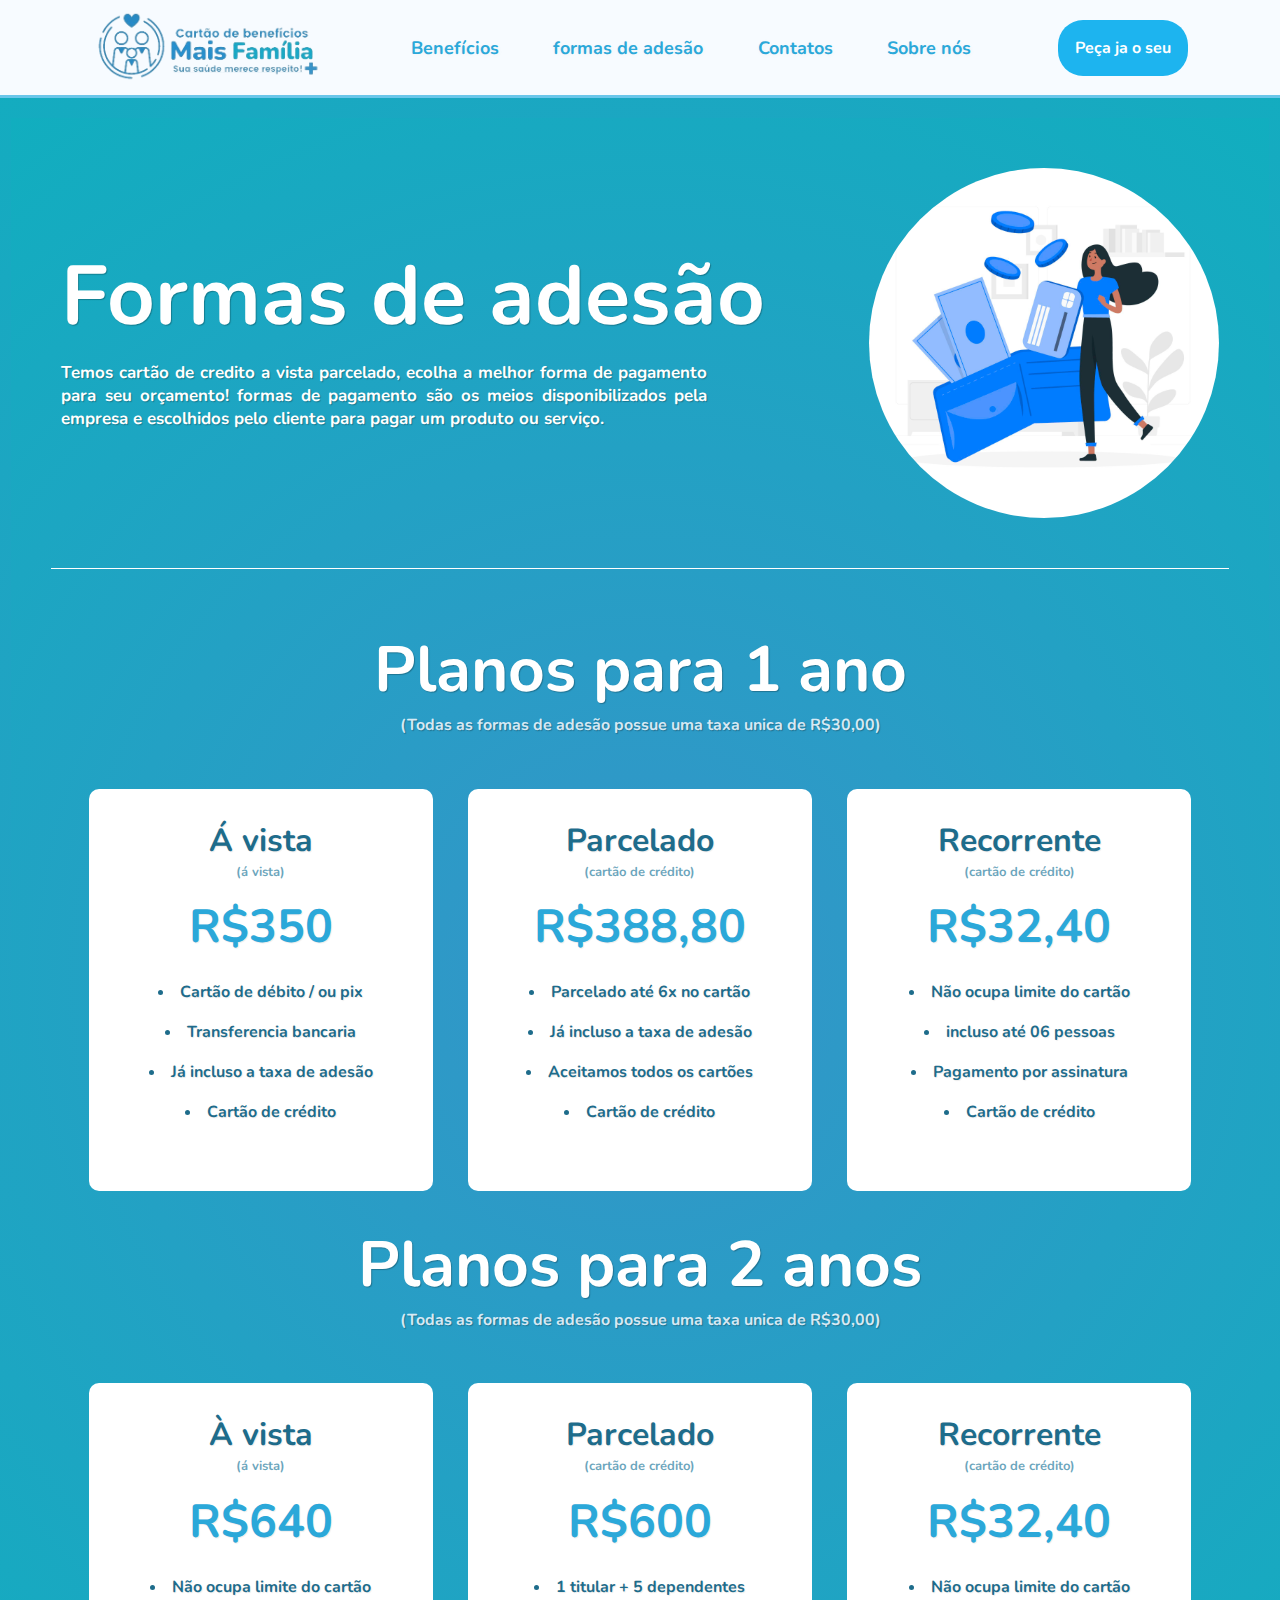
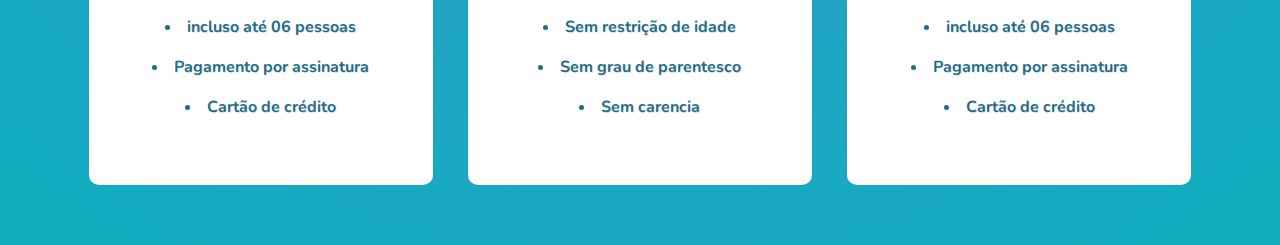
<file: adesao.html>
<!DOCTYPE html>
<html lang="portugues-br">

<head>
    <meta charset="UTF-8">
    <meta http-equiv="X-UA-Compatible" content="IE=edge">
    <meta name="viewport" content="width=device-width, initial-scale=1.0">
    <link rel="stylesheet" href="estilo-adesao/adesao.css">
    <title>cartão MAIS FAMÍLIA - Adesão</title>
</head>

<body>
      <!--- HEADER IS MENU START -->

    <header>
        <a href="#"><img src="imagens/logo/logo.png" height="70px" alt=" logo do cartão Mais Família"></a>

        <nav>
            <ul>
                <li id="menu-list"><a id="link-menu" href="benefícios.html">Benefícios</a></li>
                <li id="menu-list"><a id="link-menu" href="adesao.html">formas de adesão</a></li>
                <li id="menu-list"><a id="link-menu" href="contato.html">Contatos</a></li>
                <li id="menu-list"><a id="link-menu" href="sobre.html">Sobre nós</a></li>
            </ul>

        </nav>
        <a id="peca_ja" href="#">Peça ja o seu </a>
    </header>

    <!--- HEADER IS MENU END -->


    <!--- HEADER IS MENU END -->



    <main>
        <section>

            <div>
                <h1>Formas de adesão</h1>
                <p>
                    Temos cartão de credito a vista parcelado, ecolha a
                    melhor forma de pagamento para seu orçamento! formas de pagamento são os meios disponibilizados pela
                    empresa
                    e escolhidos pelo cliente para pagar um produto ou serviço.
                </p>
            </div>
            <img src="imagens/icon/cartao-credito.jpg" height="350px">
        </section>

        <article>
            <h1 id="taxa_h1"> Planos para 1 ano</h1>
            <p id="taxa">(Todas as formas de adesão possue uma taxa unica de R&#36;30,00)</p>
        </article>


        <aside>
            <div class="cards_adesao"><A></A>
                <h2>Á vista</h2>
                <span>(á vista)</span>
                <h3>R&#36;350</h3>
                <ul type="disc">

                    <li>Cartão de débito / ou pix</li>
                    <li>Transferencia bancaria</li>
                    <li>Já incluso a taxa de adesão</li>
                    <li>Cartão de crédito</li>

                </ul>
            </div>

                <div class="cards_adesao">
                    <h2>Parcelado</h2>
                    <span>(cartão de crédito)</span>
                    <h3>R&#36;388,80</h3>
                    <ul type="disc">

                        <li>Parcelado até 6x no cartão </li>
                        <li>Já incluso a taxa de adesão</li>
                        <li>Aceitamos todos os cartões</li>
                        <li>Cartão de crédito</li>
                    </ul>
                   
                </div>


                <div class="cards_adesao">
                    <h2>Recorrente</h2>
                    <span>(cartão de crédito)</span>
                    <h3>R&#36;32,40</h3>
                    <ul type="disc">

                        <li>Não ocupa limite do cartão</li>
                        <li>incluso até 06 pessoas</li>
                        <li>Pagamento por assinatura</li>
                        <li>Cartão de crédito</li>
                    </ul>
                  
                </div>
        </aside>

        <!-- plano 2 anos-->

        <article>
            <h1 id="taxa_h1"> Planos para 2 anos</h1>
            <p id="taxa">(Todas as formas de adesão possue uma taxa unica de R&#36;30,00)</p>
        </article>



        <aside>
            <div class="cards_adesao"><a href="benefícios.html"></a>
                <h2>À vista</h2>
                <span>(á vista)</span>
                <h3>R&#36;640</h3>
                <ul type="disc">
                   
                    <li>Não ocupa limite do cartão</li>
                    <li>incluso até 06 pessoas</li>
                    <li>Pagamento por assinatura</li>
                    <li>Cartão de crédito</li>

                </ul>
              
            </div>

                <div class="cards_adesao">
                    <h2>Parcelado</h2>
                    <span>(cartão de crédito)</span>
                    <h3>R&#36;600</h3>
                    <ul type="disc">

                        <li>1 titular + 5 dependentes</li>
                        <li>Sem restrição de idade</li>
                        <li>Sem grau de parentesco</li>
                        <li>Sem carencia</li>

                    </ul>
                   
                </div>

                <div class="cards_adesao">
                    <h2>Recorrente</h2>
                    <span>(cartão de crédito)</span>
                    <h3>R&#36;32,40</h3>
                    <ul type="disc">

                        <li>Não ocupa limite do cartão</li>
                        <li>incluso até 06 pessoas</li>
                        <li>Pagamento por assinatura</li>
                        <li>Cartão de   crédito</li>
                    </ul>
                  
                </div>
        </aside>

    </main>
</body>

</html>
</file>
<file: estilo-adesao/adesao.css>
@charset "UTF-8";
@import url('https://fonts.googleapis.com/css2?family=Nunito:wght@200;700;800&family=Oswald:wght@300;400&display=swap');


:root {
    ---cor-1: #2BA8D9;
    ---cor-destaque: #16d261;
    ---cor-rodape: #89c9e2;
    ---cor-clara: #63abbf;
}


* {
    margin: 0px;
    padding: 0px;
    font-family: Arial, Helvetica, sans-serif;
    text-decoration: none;
    color: rgb(255, 255, 255);
}

body {
    margin: auto;
    background: radial-gradient(circle, rgba(53, 148, 201, 1) 0%, rgba(17, 174, 191, 1) 100%);
}

/* EXTRAS */
strong {
    color: rgb(145, 255, 145);
}

/* EXTRAS */



/* HEADER IS MENU START */


header {

    display: flex;
    justify-content: space-evenly;
    align-items: center;

    position: sticky;
    top: 0;

    height: 35px;
    margin-bottom: 20px;
    padding: 30px;

    background-color: rgb(247, 251, 255);
    border-bottom: 3px solid #6ac6ea;
}


header>#peca_ja {
    border: 2px solid transparent;
    border-radius: 25px;
    background-color: #1db4ef;
    font-family: 'Nunito', sans-serif;
    font-weight: 700;
    padding: 15px;
}

#peca_ja:hover {
    background: #16d261;
    transition-duration: 0.5s;
}


li#menu-list {
    display: inline-block;
    list-style: none;
    font-size: 18px;
}


nav>ul>li#menu-list>#link-menu {
    font-family: 'Nunito', sans-serif;
    font-weight: 700;
    
    color: var(---cor-1);
    text-shadow: 1px 1px 5px #0000000a;
    margin: 25px;
}

/* HEADER IS MENU END */



 /* MAIN */
 main{
    background: radial-gradient(circle, rgba(53, 148, 201, 1) 0%, rgba(17, 174, 191, 1) 100%);
    margin: auto;
    
    width: 92%;
    padding: 40px;
 }

  /* MAIN*/

  section{
    display: flex;
    justify-content: center;
    align-items: center;
    padding: 10px;
    margin-bottom: 4%;
    padding-bottom: 50px;
    border-bottom: 1px solid;
  }
  

 section > div >  h1{
    font-family: 'Nunito', sans-serif;
    font-weight: 700;
    font-size: 5.2em;
    margin-bottom: 1%;
    text-shadow: 1px 1px 1px rgba(0, 0, 0, 0.26);
 }

 section  > div > p {
    font-family: 'Nunito', sans-serif;
    font-weight: 700;
    font-size: 17px;
    text-align: justify;
    width: 80%;
    margin-bottom: 2%;
    text-shadow: 1px 1px 1px rgba(0, 0, 0, 0.26);
 }

section > img{
    border-radius: 60%;}
 

article{
    padding: 10px;
    text-align: center;
}

article > h1{
    font-family: 'Nunito', sans-serif;
    font-weight: 700;
    font-size: 4em;
    text-shadow: 1px 1px 1px rgba(0, 0, 0, 0.26);

}

article > p {
    font-family: 'Nunito', sans-serif;
    font-weight: 700;
    color:rgba(240, 248, 255, 0.884);
    text-shadow: 1px 1px 1px rgba(0, 0, 0, 0.26);
}


aside{
    display: flex;
    padding: 20px;
    text-align: center;
  
}


/*cards*/
 .cards_adesao{
    margin: 0 auto;
    background-color: rgb(255, 255, 255);
    border-radius: 10px;
    padding: 30px;
    width: 25%;
    cursor: pointer;
    margin-top: 2%;
  
 }

 .cards_adesao:hover{
    transition-duration: 1s;
    background-color: rgb(229, 235, 240);
 }

 div.cards_adesao > h2{
    font-family: 'Nunito', sans-serif;
    font-weight: 700;
    font-size: 2em ;
    text-shadow: 1px 1px 1px rgb(0 0 0 / 8%);
    color: #1e6c8b;}
    


 div.cards_adesao > h3{
    font-family: 'Nunito', sans-serif;
    font-weight: 700;
    font-size: 2.9em;
    color: #2BA8D9;
    margin-bottom: 5%;
    margin-top: 5%;
    text-shadow: 1px 1px 1px rgb(0 0 0 / 8%);
 }

 div.cards_adesao > ul{
    margin: auto;
    margin-bottom: 10%;
    list-style-position: inside;
    line-height: 40px;
   
    

    
 }

  div.cards_adesao > ul > li{
    margin: auto;
    font-family: 'Nunito', sans-serif;
    font-weight: 700;    
    color: #1e6c8b;
    text-shadow: 1px 1px 1px rgb(0 0 0 / 8%);
    
   
 }



span{
    font-family: 'Nunito', sans-serif;
    font-weight: 700;  
    color:#3283a3b7;
    font-size: 13px;
    margin:0px;
}
</file>
